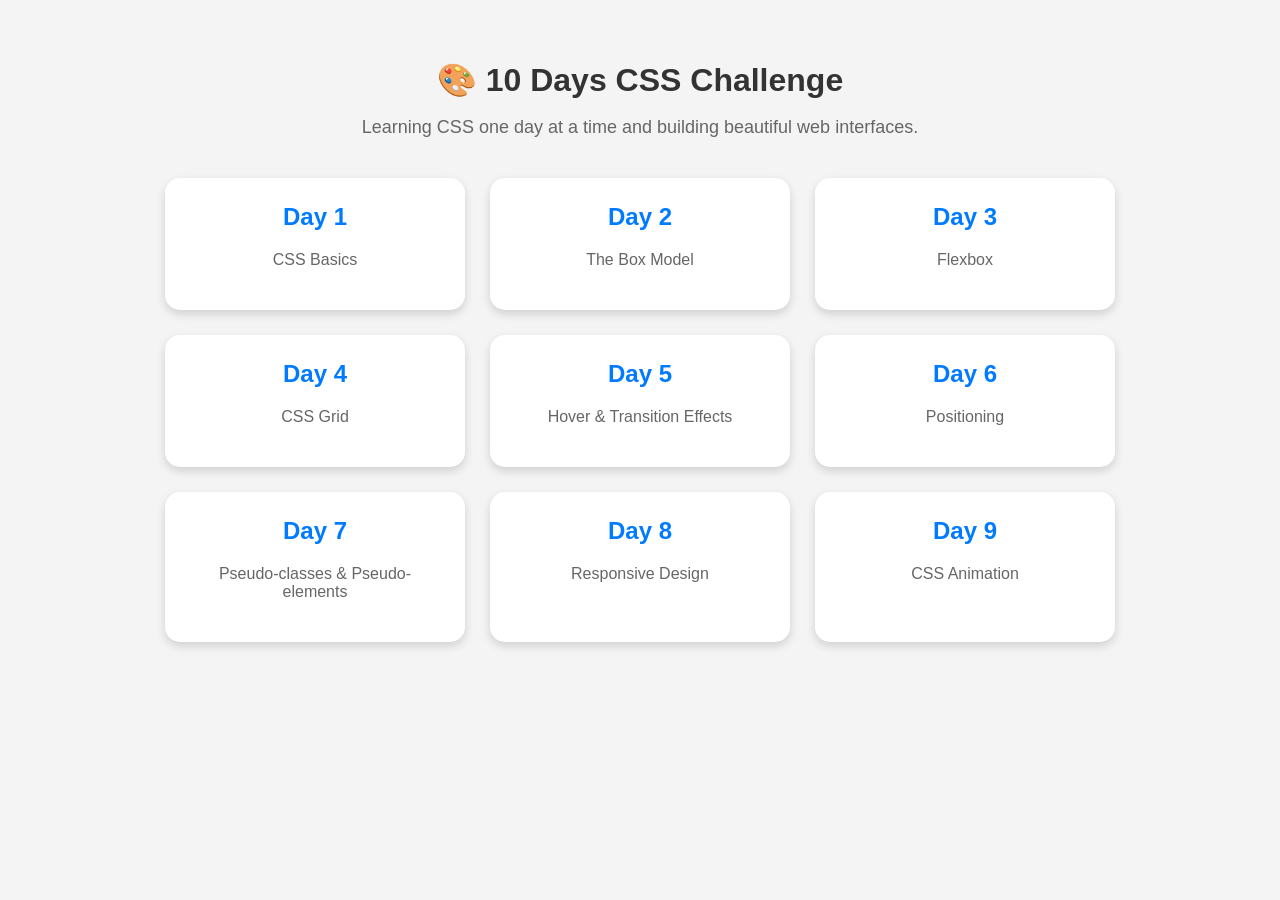
<file: index.html>
<!DOCTYPE html>
<html lang="en">
<head>
    <meta charset="UTF-8">
    <meta name="viewport" content="width=device-width, initial-scale=1.0">
    <title>10 Days CSS Challenge</title>
    <link rel="stylesheet" href="style.css">
</head>
<body>

    <div class="container">
        <h1>🎨 10 Days CSS Challenge</h1>

        <p class="subtitle">
            Learning CSS one day at a time and building beautiful web interfaces.
        </p>

        <div class="cards">

            <a href="Day 1/index.html" class="day-card">
                <h2>Day 1</h2>
                <p>CSS Basics</p>
            </a>

            <a href="Day 2/index.html" class="day-card">
                <h2>Day 2</h2>
                <p>The Box Model</p>
            </a>
            <a href="Day 3/index.html" class="day-card">
                <h2>Day 3</h2>
                <p>Flexbox</p>
            </a>
            <a href="Day 4/index.html" class="day-card">
                <h2>Day 4</h2>
                <p>CSS Grid</p>
            </a>
            <a href="Day 5/index.html" class="day-card">
                <h2>Day 5</h2>
                <p>Hover & Transition Effects</p>
            </a>
            <a href="Day 6/index.html" class="day-card">
                <h2>Day 6</h2>
                <p>Positioning</p>
            </a>
            <a href="Day 7/index.html" class="day-card">
                <h2>Day 7</h2>
                <p> Pseudo-classes & Pseudo-elements </p>
            </a>
             <a href="Day 8/index.html" class="day-card">
                <h2>Day 8</h2>
                <p> Responsive Design </p>
            </a>
             <a href="Day 9/index.html" class="day-card">
                <h2>Day 9</h2>
                <p> CSS Animation</p>
            </a>


        </div>
    </div>

</body>
</html>
</file>
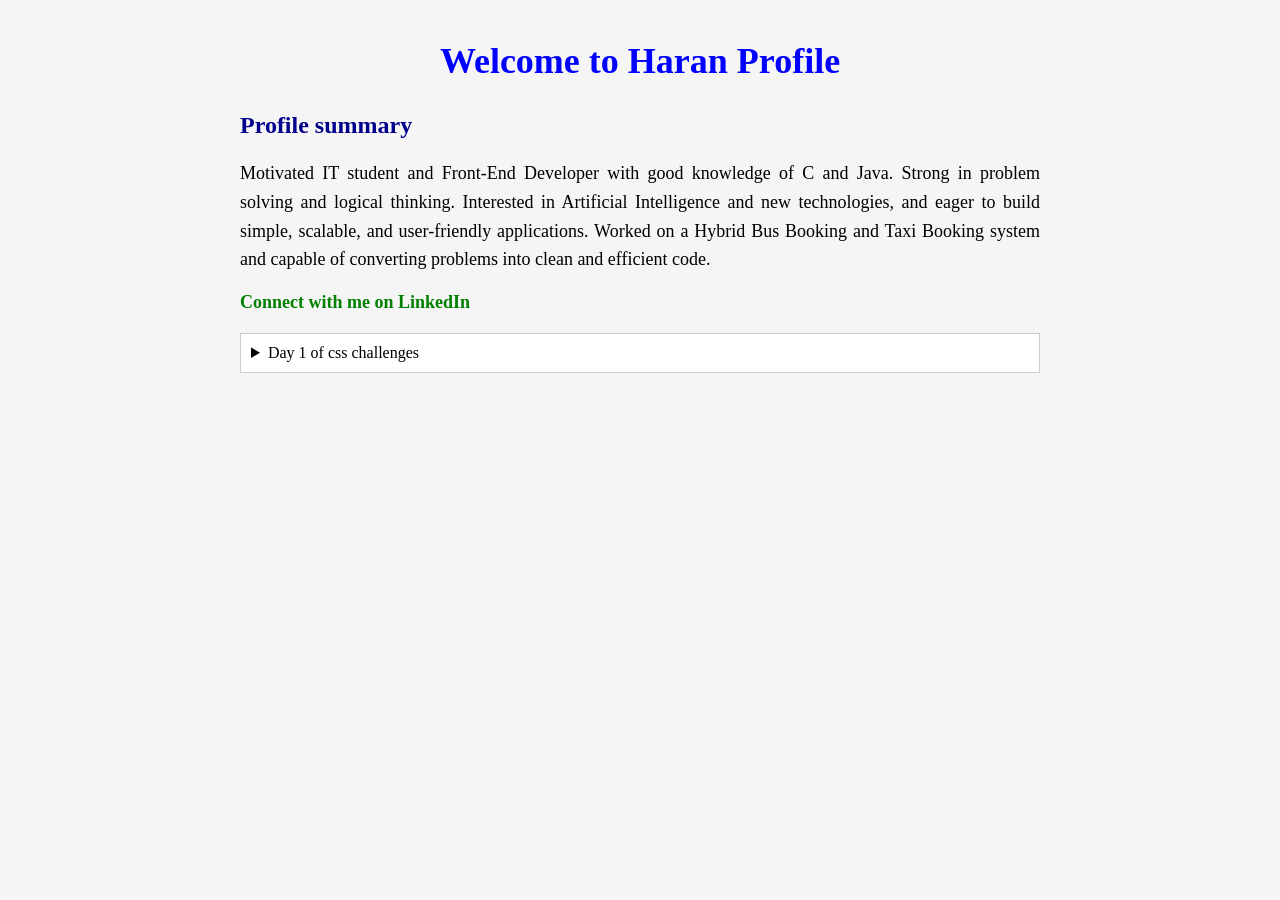
<file: Day 1/index.html>
<!DOCTYPE html>
<html lang="en">
<head>
    <meta charset="UTF-8">
    <meta name="viewport" content="width=device-width, initial-scale=1.0">
    <title>Day 1 - CSS Basics</title>
    <link rel="stylesheet" href="style.css">
</head>
<body>
    <h1>Welcome to Haran Profile</h1>
    <h2> Profile summary </h2>
    <p>Motivated IT student and Front-End Developer with good knowledge of C and Java. Strong in problem
    solving and logical thinking. Interested in Artificial Intelligence and new technologies, and eager to build 
    simple, scalable, and user-friendly applications. Worked on a Hybrid Bus Booking and Taxi Booking 
    system and capable of converting problems into clean and efficient code.
 </p>
<a href="https://www.linkedin.com/in/haranmk" target="_blank">
    Connect with me on LinkedIn
</a>

<details>
    <summary>
        Day 1 of css challenges </summary>
    <p>Today, I learned the basics of CSS, including how to link a CSS file to an HTML document and apply styles to elements. 
     I practiced changing colors, fonts, and layouts to enhance the appearance of my webpage.
      It was exciting to see how CSS can transform a simple HTML structure into a visually appealing design.</p>
</details>
</body>
</html>
</file>
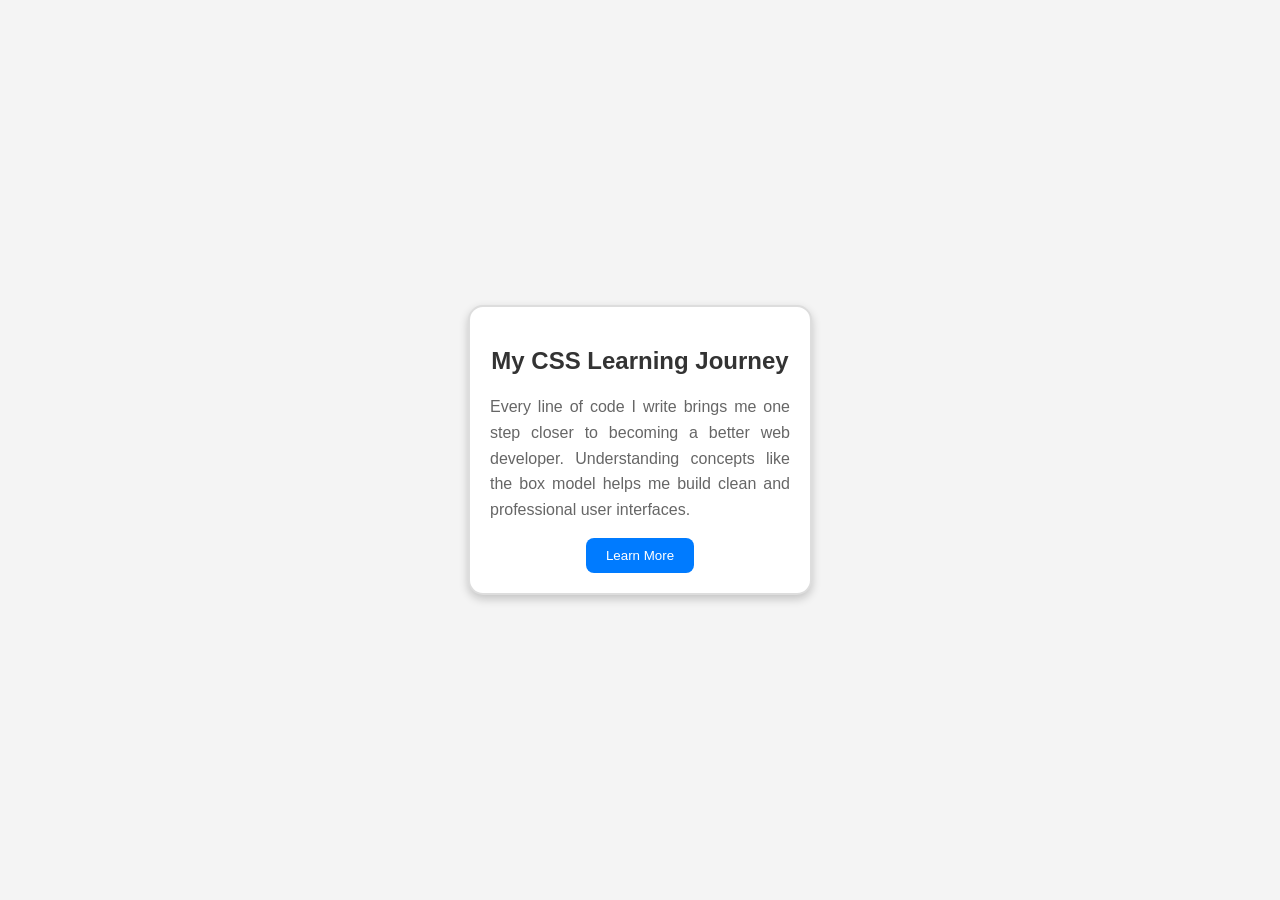
<file: Day 2/index.html>
<!DOCTYPE html>
<html lang="en">
<head>
    <meta charset="UTF-8">
    <meta name="viewport" content="width=device-width, initial-scale=1.0">
    <title>Day 2 - CSS Box Model</title>
    <link rel="stylesheet" href="style.css">
</html>
<body>

    <div class="card">
     <h2>My CSS Learning Journey</h2>

    <p>
    Every line of code I write brings me one step closer to becoming a better web developer.
    Understanding concepts like the box model helps me build clean and professional user interfaces.
    </p>

        <button>Learn More</button>
    </div>

</body>
</html>
</file>
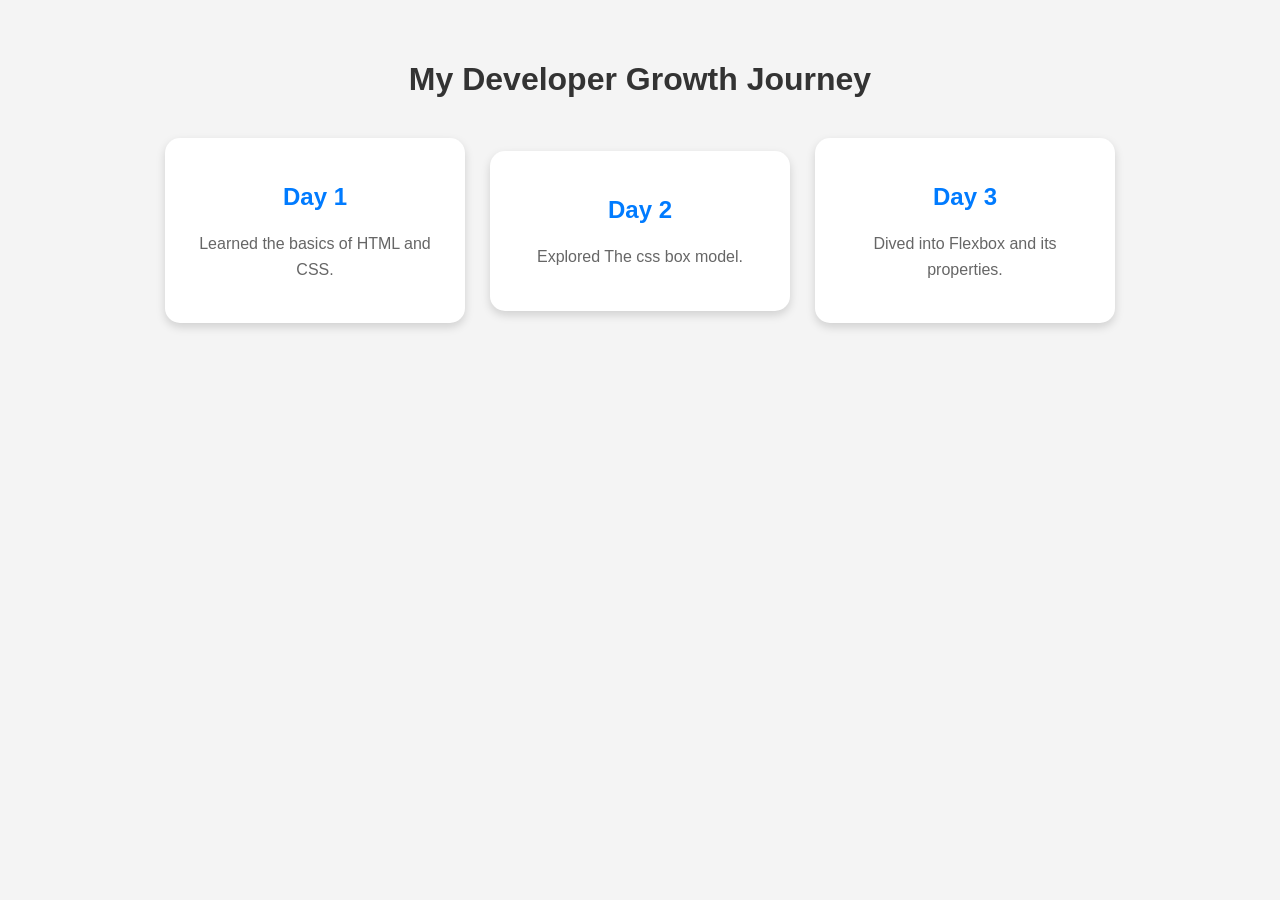
<file: Day 3/index.html>
<!DOCTYPE html>
<html lang="en">  
<head>
    <meta charset="UTF-8">
    <meta name="viewport" content="width=device-width, initial-scale=1.0">
    <title>Day 3 Flexbox</title>
    <link rel="stylesheet" href="style.css">
</head>
<body>
   <h1>My Developer Growth Journey</h1>
   <div class="container">
        <div class="card">
            <h2>Day 1</h2>
            <p>Learned the basics of HTML and CSS.</p>
        </div>
        <div class="card">
            <h2>Day 2</h2>
            <p>Explored The css box model.</p>
        </div>
        <div class="card">
            <h2>Day 3</h2>
            <p>Dived into Flexbox and its properties.</p>
        </div>
    </div>
</body>
</html>
</file>
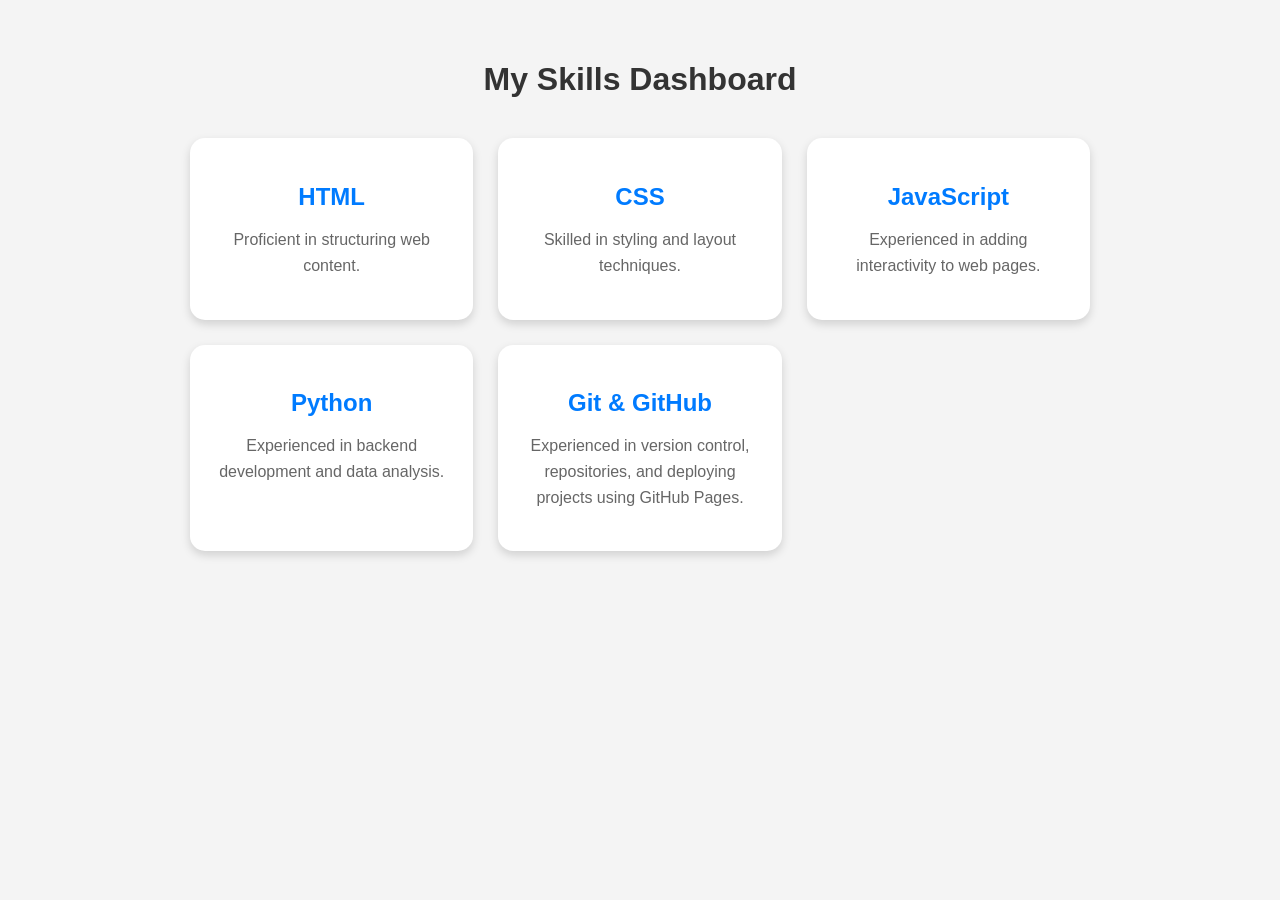
<file: Day 4/index.html>
<!DOCTYPE html>
<html lang="en">
<head>
    <meta charset="UTF-8">
    <meta name="viewport" content="width=device-width, initial-scale=1.0">
    <title>Day 4: CSS Grid</title>
    <link rel="stylesheet" href="style.css">
</head>
<body>
    <h1>My Skills Dashboard</h1>
    <div class="grid-container">
        <div class ="skill-card">
            <h2>HTML</h2>
            <p>Proficient in structuring web content.</p>
        </div>
        <div class ="skill-card">
            <h2>CSS</h2>
            <p>Skilled in styling and layout techniques.</p>
        </div>
        <div class ="skill-card">
            <h2>JavaScript</h2>
            <p>Experienced in adding interactivity to web pages.</p>
        </div>
        <div class ="skill-card">
            <h2>Python</h2>
            <p>Experienced in backend development and data analysis.</p>
        </div>
       <div class ="skill-card">
            <h2>Git & GitHub</h2>
            <p>Experienced in version control, repositories, and deploying projects using GitHub Pages.</p>
        </div>
    </div>
    

</body>
</html>
</file>
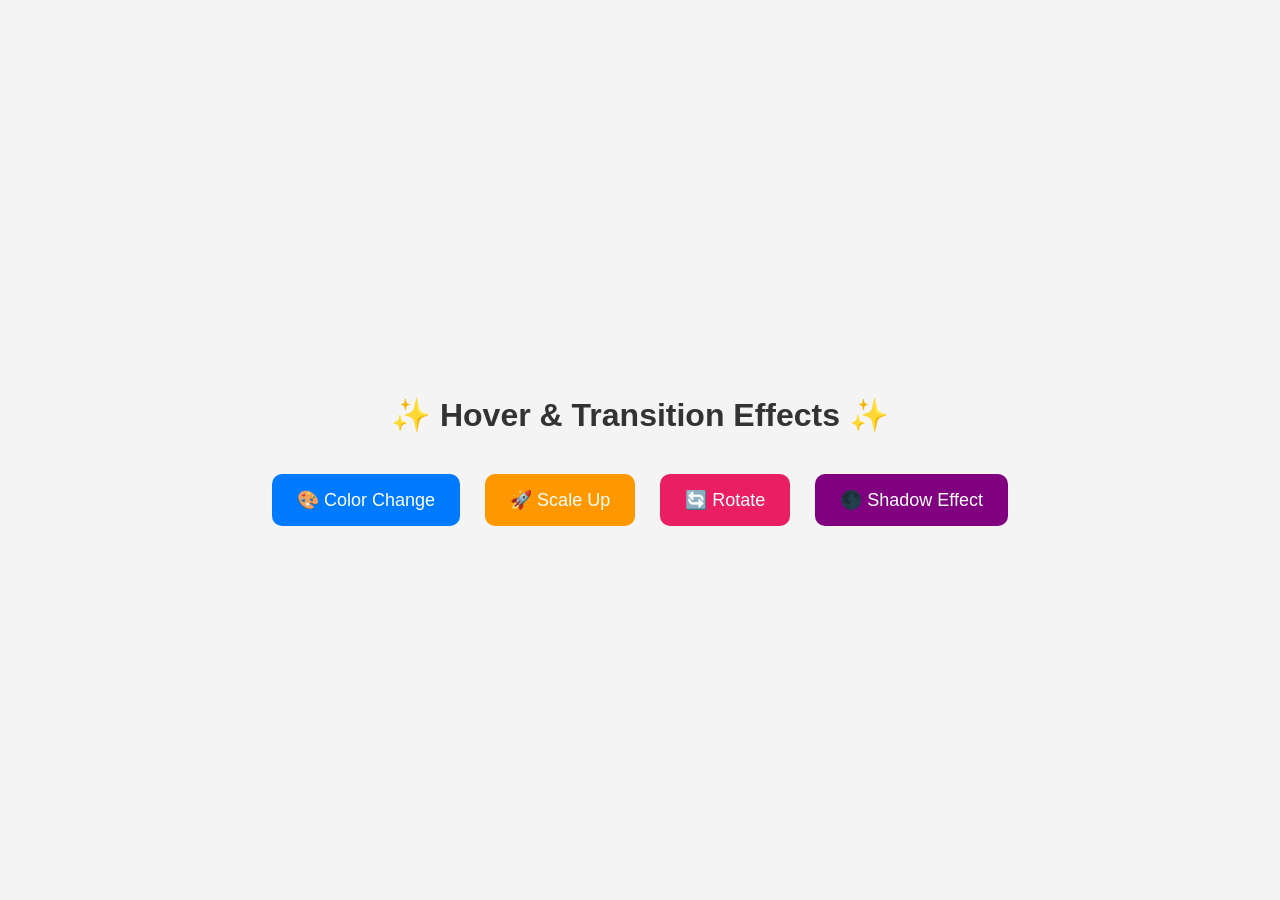
<file: Day 5/index.html>
<!DOCTYPE html>
<html lang="en">
<head>
    <meta charset="UTF-8">
    <meta name="viewport" content="width=device-width, initial-scale=1.0">
    <title>Day 5 - Hover Effects</title>
    <link rel="stylesheet" href="style.css">
</head>
<body>
    <h1>✨ Hover & Transition Effects ✨</h1>
       <div class="button-container">
        <button class="btn color-btn">
              🎨 Color Change
        </button>
        <button class="btn scale-btn">
              🚀 Scale Up
        </button>
        <button class="btn rotate-btn">
            🔄 Rotate
        </button>
        <button class="btn shadow-btn">
            🌑 Shadow Effect 
        </button>
       </div>

</body>
</html>
</file>
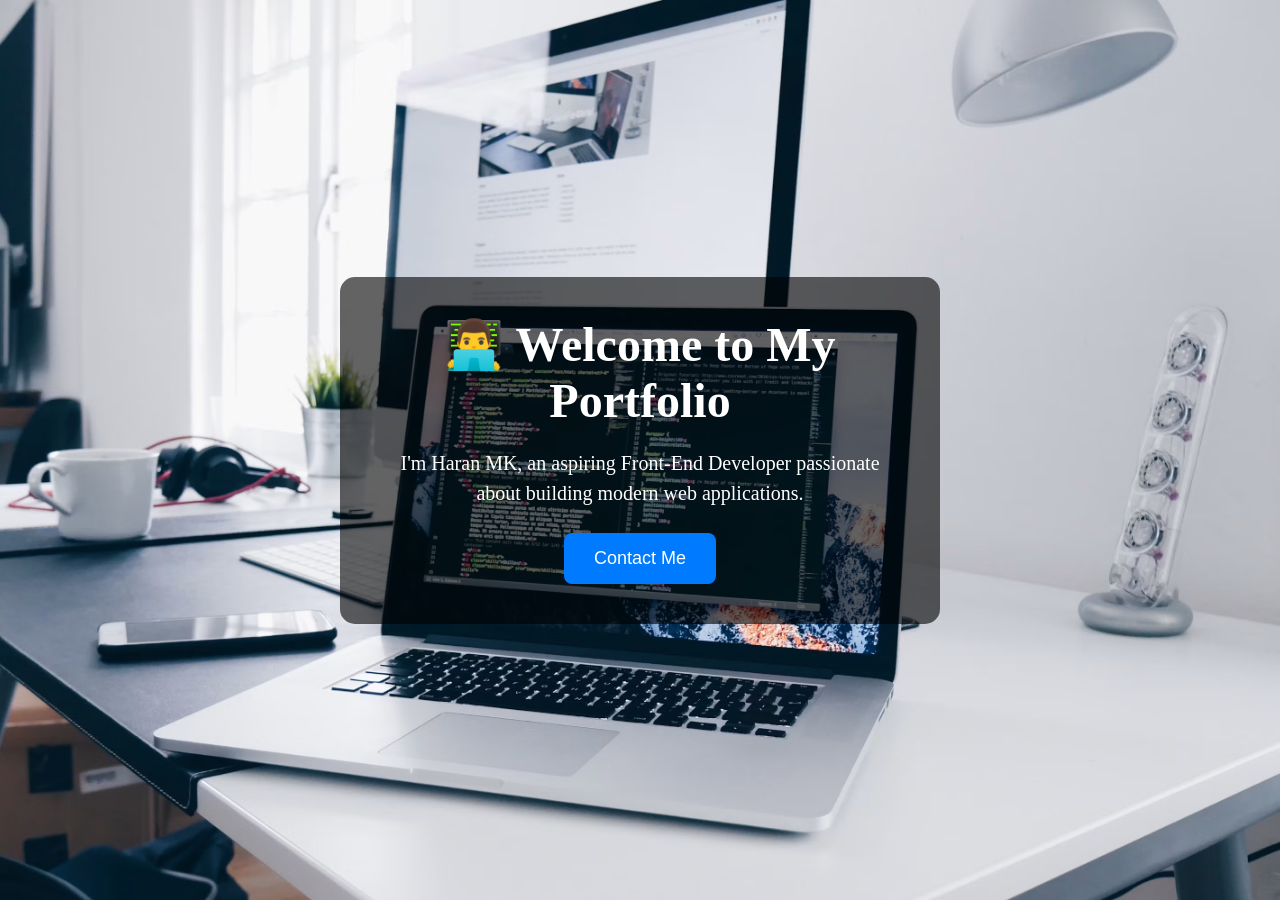
<file: Day 6/index.html>
<!DOCTYPE html>
<html lang="en">
<head>
    <meta charset="UTF-8">
    <meta name="viewport" content="width=device-width, initial-scale=1.0">
    <title>Hero Section</title>
    <link rel="stylesheet" href="style.css">
</head>
<body>
     <section class="hero">
        <div class="overlay">
            <h1>👨‍💻 Welcome to My Portfolio</h1>
            <p>
                I'm Haran MK, an aspiring Front-End Developer
                passionate about building modern web applications.
            </p>
            <button>Contact Me</button>
        </div>
    </section>
</body>
</html>
</file>
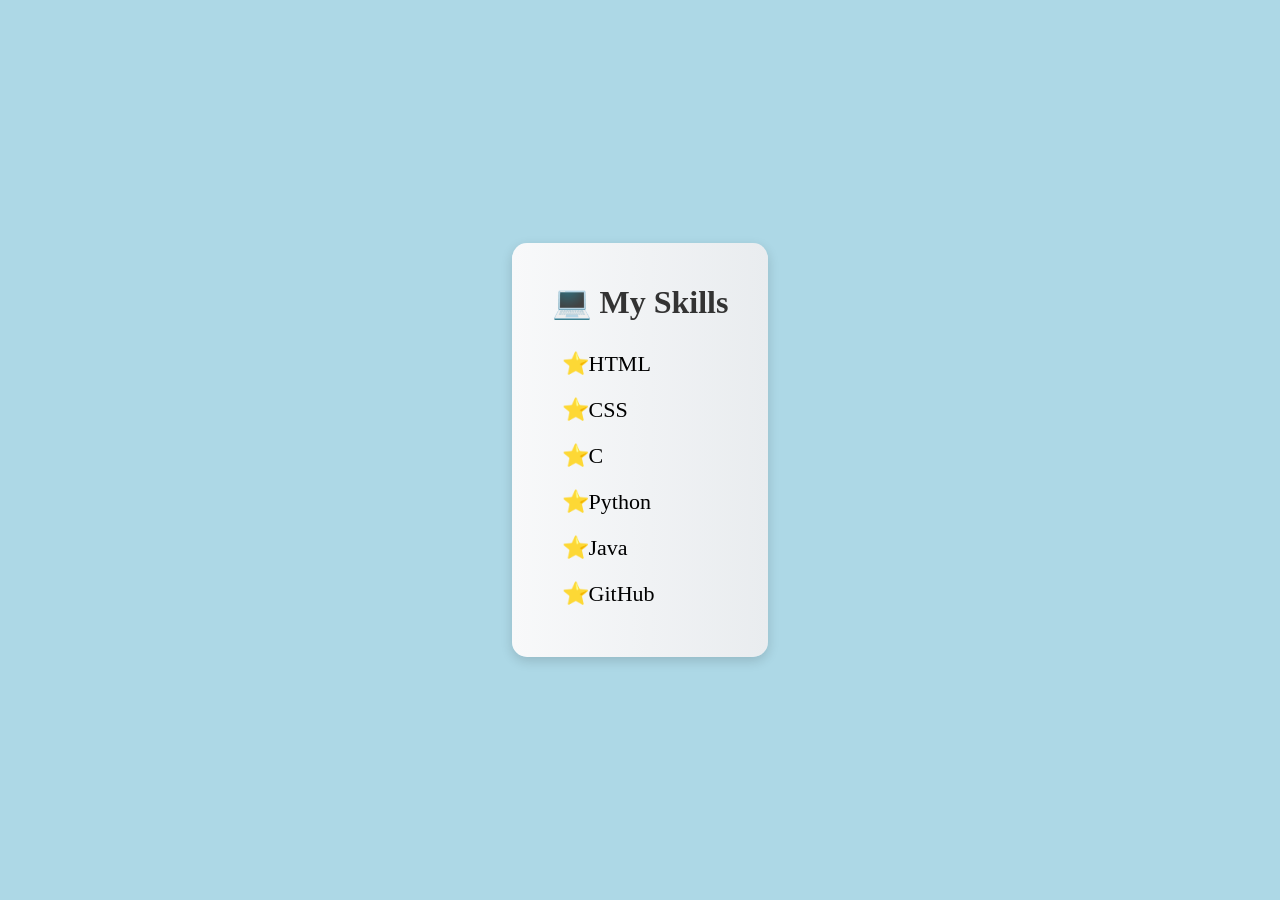
<file: Day 7/index.html>
<!DOCTYPE html>
<html lang="en">
<head>
    <meta charset="UTF-8">
    <meta name="viewport" content="width=device-width, initial-scale=1.0">
    <title>Day 7 pseudo-elements</title>
    <link rel="stylesheet" href="style.css">
</head>
<body>
    <div class="container">

        <h1>💻 My Skills</h1>

        <ul>
            <li>HTML</li>
            <li>CSS</li>
            <li>C</li>
            <li>Python</li>
            <li>Java</li>
            <li>GitHub</li>
        </ul>

    </div>
</body>
</html>
</file>
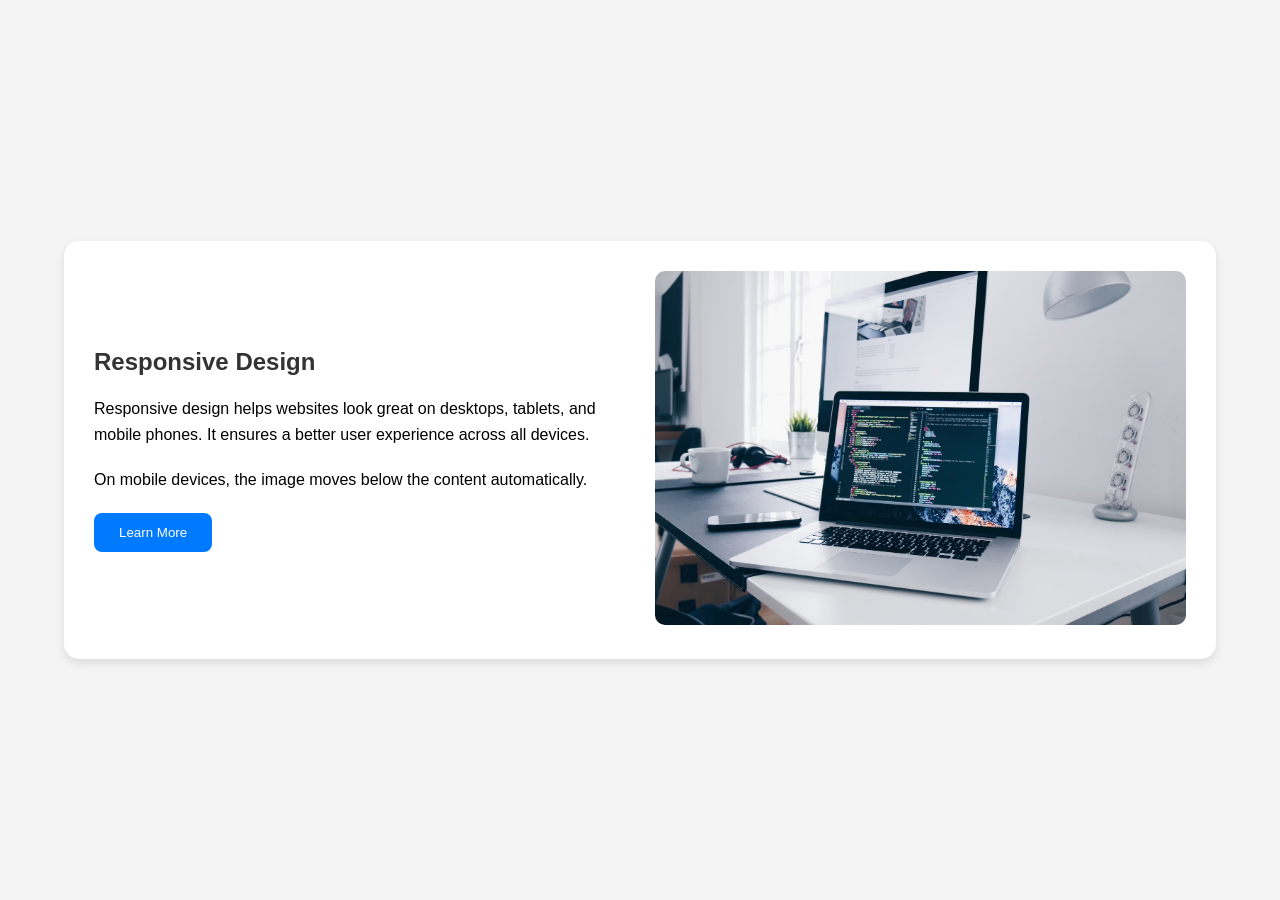
<file: Day 8/index.html>
<!DOCTYPE html>
<html lang="en">
<head>
    <meta charset="UTF-8">
    <meta name="viewport" content="width=device-width, initial-scale=1.0">
    <title>Day 8 - Responsive Design</title>
    <link rel="stylesheet" href="style.css">
</head>
<body>
    <section class="container">
        <div class="content">
            <h1>Responsive Design</h1>
            <p>
                Responsive design helps websites look great on
                desktops, tablets, and mobile phones. It ensures
                a better user experience across all devices.
            </p>
            <p class="note">
                On mobile devices, the image moves below the content automatically.
            </p>
            <button>Learn More</button>
        </div>
        <div class="image-section">
         <img src="../images/hero-bg.jpg" alt="Workspace Setup">
        </div>
    </section>
</body>
</html>
</file>
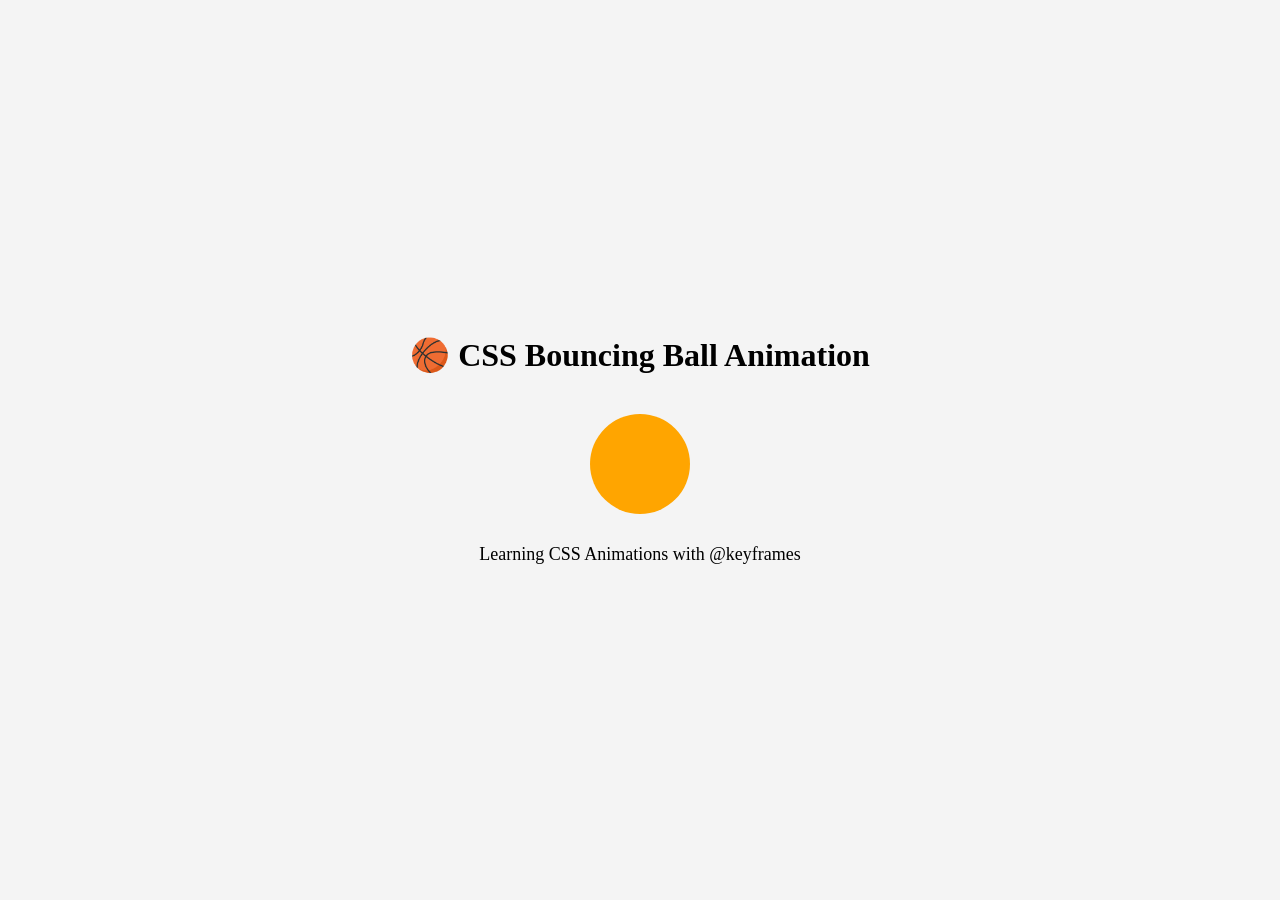
<file: Day 9/index.html>
<!DOCTYPE html>
<html lang="en">
<head>
    <meta charset="UTF-8">
    <meta name="viewport" content="width=device-width, initial-scale=1.0">
    <title>Day 9 - CSS Animation</title>
    <link rel="stylesheet" href="style.css">
</head>
<body>
    <div class="container">
        <h1>🏀 CSS Bouncing Ball Animation</h1>
        <div class="ball"></div>
         <p>Learning CSS Animations with @keyframes</p>
    </div>
</body>
</html>
</file>
<file: style.css>
body {
    margin: 0;
    font-family: Arial, sans-serif;
    background-color: #f4f4f4;
}

.container {
    max-width: 1000px;
    margin: auto;
    padding: 40px 20px;
    text-align: center;
}

h1 {
    color: #333;
    margin-bottom: 10px;
}

.subtitle {
    color: #666;
    margin-bottom: 40px;
    font-size: 18px;
}

.cards {
    display: flex;
    justify-content: center;
    gap: 25px;
    flex-wrap: wrap;
}

.day-card {
    background-color: white;
    width: 250px;
    padding: 25px;
    border-radius: 15px;
    text-decoration: none;
    color: #333;
    box-shadow: 0 4px 10px rgba(0,0,0,0.15);
    transition: 0.3s;
}

.day-card:hover {
    transform: translateY(-8px);
}

.day-card h2 {
    margin-top: 0;
    color: #007bff;
}

.day-card p {
    color: #666;
}
</file>
<file: Day 1/style.css>
body {
  background-color: #f5f5f5;
  max-width: 800px;
  margin: 40px auto;
}
h1 {
    color: blue;
    text-align: center;
    font-size: 36px;
}
h2 {
    color: darkblue;
    font-size: 24px;
    margin-top: 30px;
}

p {
    color: black;
    text-align: justify;
    font-size: 18px;
    line-height: 1.6;
}
a {
    color: green ;
    text-decoration: none;
    font-size: 18px;
    font-weight: bold;
}
a:hover {
    color: rgb(100, 0, 0);
}
details {
    background-color: white;
    border: 1px solid #ccc;
    padding: 10px;
    margin-top: 20px;
}
</file>
<file: Day 2/style.css>
body {
    font-family: Arial, sans-serif;
    background-color: #f4f4f4;

    display: flex;
    justify-content: center;
    align-items: center;

    min-height: 100vh;
    margin: 0;
}

.card {
    background-color: white;

    width: 300px;

    padding: 20px;         
    margin: 20px;          

    border: 2px solid #ddd;

    border-radius: 15px;

    box-shadow: 0 4px 10px rgba(0,0,0,0.2);

    text-align: center;
}

.card h2 {
    color: #333;
}

.card p {
    color: #666;
    line-height: 1.6;
     text-align: justify;
}

button {
    background-color: #007bff;
    color: white;

    border: none;

    padding: 10px 20px;

    border-radius: 8px;

    cursor: pointer;
}

button:hover {
    background-color: #0056b3;
}
</file>
<file: Day 3/style.css>
body {
    margin: 0;
    padding: 40px 20px;
    font-family: Arial, sans-serif;
    background-color: #f4f4f4;
    text-align: center;
}
h1 {
    color: #333;
    margin-bottom: 40px;

}
.container {
    display: flex;
    justify-content: center;
    align-items: center;
    gap: 25px;
    flex-wrap: wrap;
}
.card{
    background-color: white;
    width: 250px;
    padding: 25px;
    border-radius: 15px;
    box-shadow: 0 4px 10px rgba(0,0,0,0.15);
    transition: 0.3s;
}
.card:hover {
    transform: translateY(-8px);
}

.card h2 {
    color: #007bff;
}
.card p {
    color: #666;
    line-height: 1.6;
}
</file>
<file: Day 4/style.css>
body{
    margin: 0;
    padding: 40px 20px;
    font-family: Arial, sans-serif;
    background-color: #f4f4f4;
    text-align: center;

}
h1  {
    color: #333;
    margin-bottom: 40px;

}
.grid-container {
    max-width: 900px;
    margin: auto;
    display: grid;
    grid-template-columns: repeat(auto-fit, minmax(250px, 1fr));
    gap: 25px;
}
.skill-card {
    background-color: white;
    padding: 25px;
    border-radius: 15px;
    box-shadow: 0 4px 10px rgba(0, 0, 0, 0.15);
   transition: 0.3s;
}
.skill-card:hover {
    transform: translateY(-8px);
}

.skill-card h2 {
    color: #007bff;
    margin-bottom: 15px;
}

.skill-card p {
    color: #666;
    line-height: 1.6;
}
</file>
<file: Day 5/style.css>
body {
    margin: 0;
    font-family: 'Segoe UI', Tahoma, Geneva, Verdana, sans-serif;
    background-color: #f4f4f4;

    display: flex;
    flex-direction: column;
    justify-content: center;
    align-items: center;

    min-height: 100vh;
}

h1 {
    margin-bottom: 40px;
    color: #333;
}

.button-container {
    display: flex;
    gap: 25px;
    flex-wrap: wrap;
    justify-content: center;
}

.btn {
    border: none;
    padding: 15px 25px;
    font-size: 18px;
    border-radius: 10px;
    cursor: pointer;

    transition: 0.3s ease;
}


.color-btn {
    background-color: #007bff;
    color: white;
}

.color-btn:hover {
    background-color: #28a745;
}


.scale-btn {
    background-color: #ff9800;
    color: white;
}

.scale-btn:hover {
    transform: scale(1.21);
}


.rotate-btn {
    background-color: #e91e63;
    color: white;
}

.rotate-btn:hover {
    transform: rotate(21deg);
}
.opacity-btn {
    background-color: #9c27b0;
    color: white;
}
.opacity-btn:hover {
    opacity: 0.7;
}
.shadow-btn {
    background: purple;
    color: white;
}

.shadow-btn:hover {
    box-shadow: 0 8px 20px rgb(0, 0, 0);
}
</file>
<file: Day 6/style.css>
* {
    margin: 0;
    padding: 0;
    box-sizing: border-box;
}

.hero {
    height: 100vh;
    
   background-image: url("../images/hero-bg.jpg"); 
    background-size: cover;
    background-position: center;
    background-repeat: no-repeat;

    display: flex;
    justify-content: center;
    align-items: center;
}

.overlay {
    text-align: center;
    background: rgba(0, 0, 0, 0.6); 
    padding: 40px;
    border-radius: 15px;
    color: white;
    max-width: 600px; 
    margin: 0 20px;   
}

h1 {
    font-size: 48px;
    margin-bottom: 20px;
}

p {
    font-size: 20px;
    margin-bottom: 25px;
    line-height: 1.5; 
}

button {
    background: #007bff;
    color: white;
    border: none;
    padding: 15px 30px;
    border-radius: 8px;
    font-size: 18px;
    cursor: pointer;
    transition: 0.3s;
}

button:hover {
    background: #0056b3;
}
</file>
<file: Day 7/style.css>
*{
    margin:0;
    padding:0;
    box-sizing:border-box;
}

body{
    font-family:times new roman,serif;
    background: lightblue;
    display:flex;
    justify-content:center;
    align-items:center;
    min-height:100vh;
}

.container{
    background:linear-gradient(to right, #f8f9fa, #e9ecef);
    padding:40px;
    border-radius:15px;
    box-shadow:0 4px 12px rgba(0,0,0,0.15);
}

h1{
    text-align:center;
    margin-bottom:20px;
    color:#333;
}

ul{
    list-style:none;
}

li{
    font-size:22px;
    padding:10px;
    transition:0.3s;
}

li::before{
    content:"⭐";
}

li:hover{
    color:#ff0000;
    cursor:pointer;
}
</file>
<file: Day 8/style.css>
*{
    margin:0;
    padding:0;
    box-sizing:border-box;
}
body{
    font-family:Arial, sans-serif;
    background:#f4f4f4;
    min-height:100vh;
    display:flex;
    justify-content:center;
    align-items:center;
}
.container{
    width:90%;
    max-width:1200px;
    background:white;
    padding:30px;
    border-radius:15px;
    box-shadow:0 4px 10px rgba(0,0,0,0.1);
    display:flex;
    align-items:center;
    gap:30px;
}
.content{
    flex:1;
}
.content h1{
    margin-bottom:20px;
    color:#333;
}
.content p{
    margin-bottom:20px;
    line-height:1.6;
}
button{
    background:#007bff;
    color:white;
    border:none;
    padding:12px 25px;
    border-radius:8px;
    cursor:pointer;
}
.image-section{
    flex:1;
}
.image-section img{
    width:100%;
    border-radius:10px;
}

@media (max-width:768px){
    .container{
        flex-direction:column;
        text-align:center;
    }
}
</file>
<file: Day 9/style.css>
*{
    margin:0;
    padding:0;
    box-sizing:border-box;
}

body{
    height:100vh;
    display:flex;
    justify-content:center;
    align-items:center;
    background:#f4f4f4;
    font-family:Arial, sans-serif;
}
.container{
    text-align:center;
}
h1{
    margin-bottom:40px;
    font-family:'Times New Roman', Times, serif, sans-serif;

}
.ball{
    width:100px;
    height:100px;
    background:orange;
    border-radius:50%;
    margin:0 auto 30px;
    animation:bounce 1s infinite ease-in-out;
}
@keyframes bounce{
    0%{
        transform:translateY(0);
    }
    50%{
        transform:translateY(-150px);
    }
    100%{
       transform:translateY(0);
    }
}
p{
    font-size:18px;
     font-family:'Times New Roman', Times, serif, sans-serif;
}
</file>
